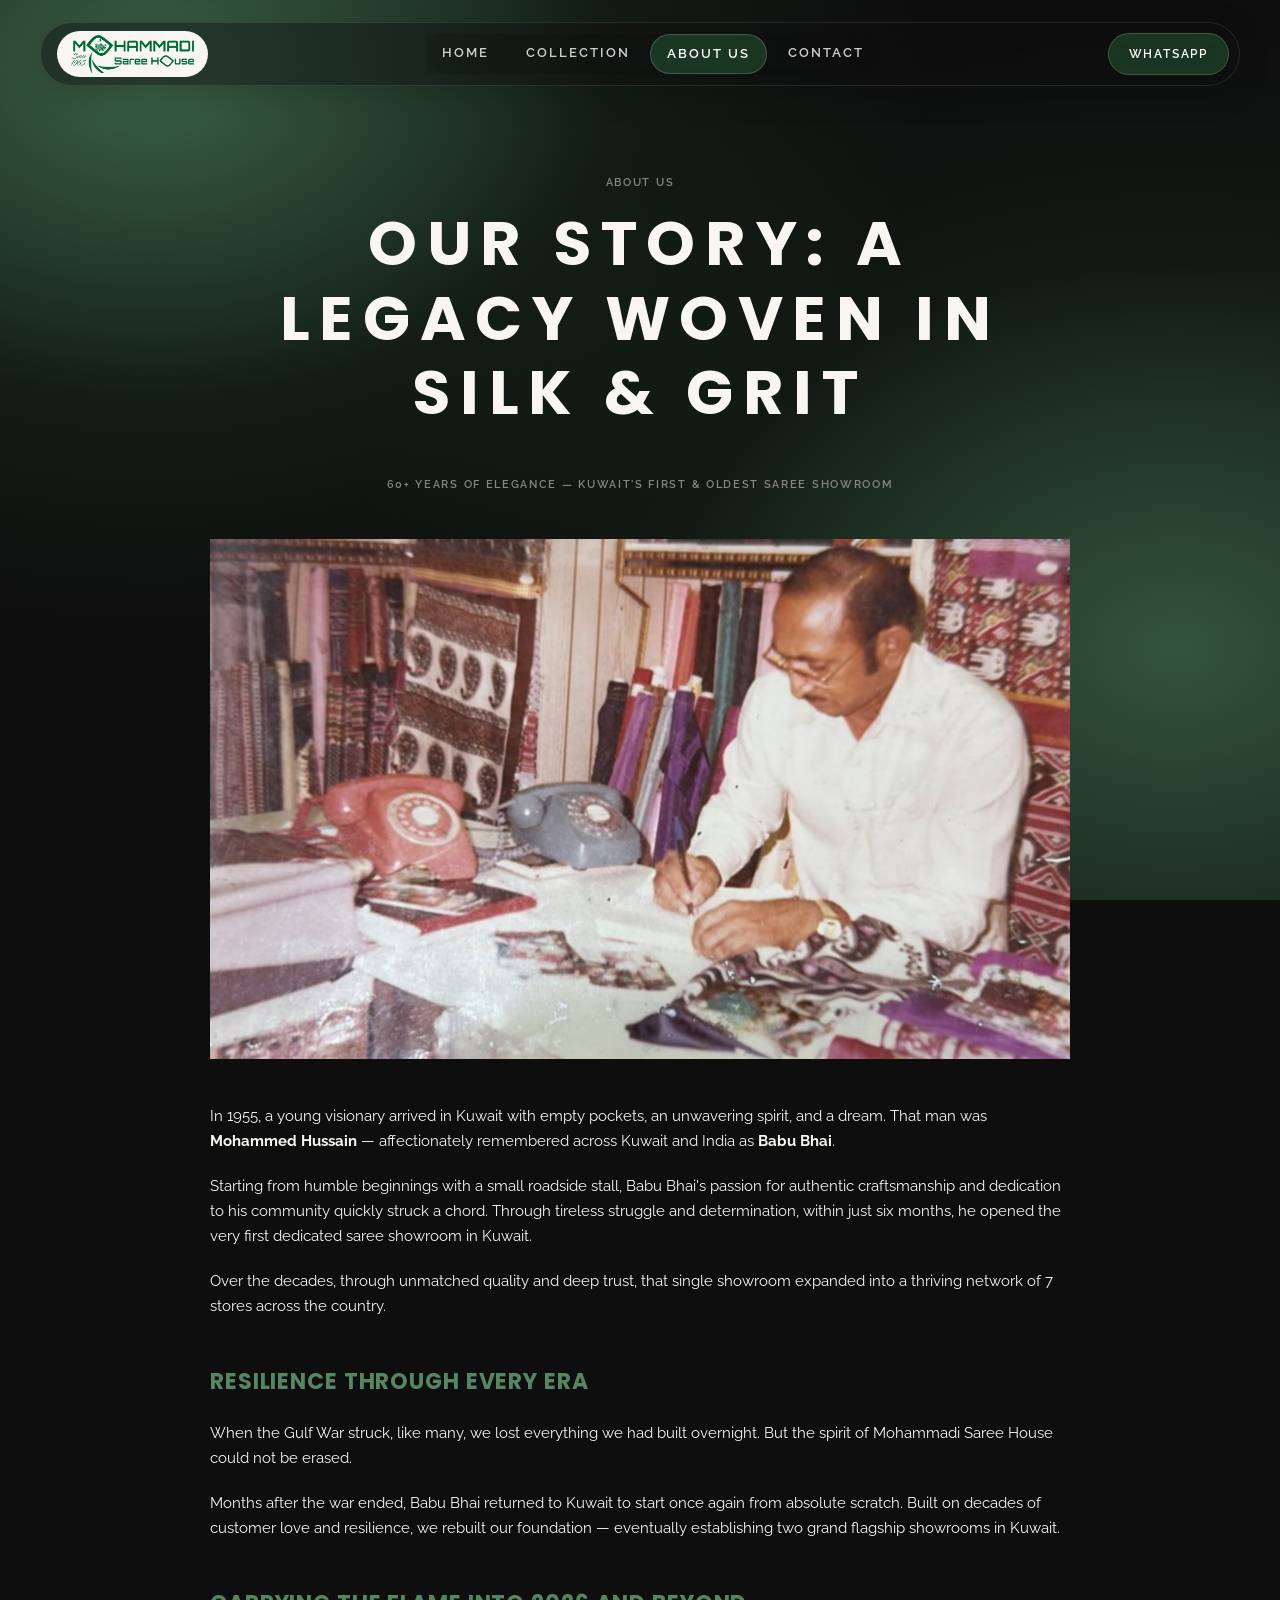
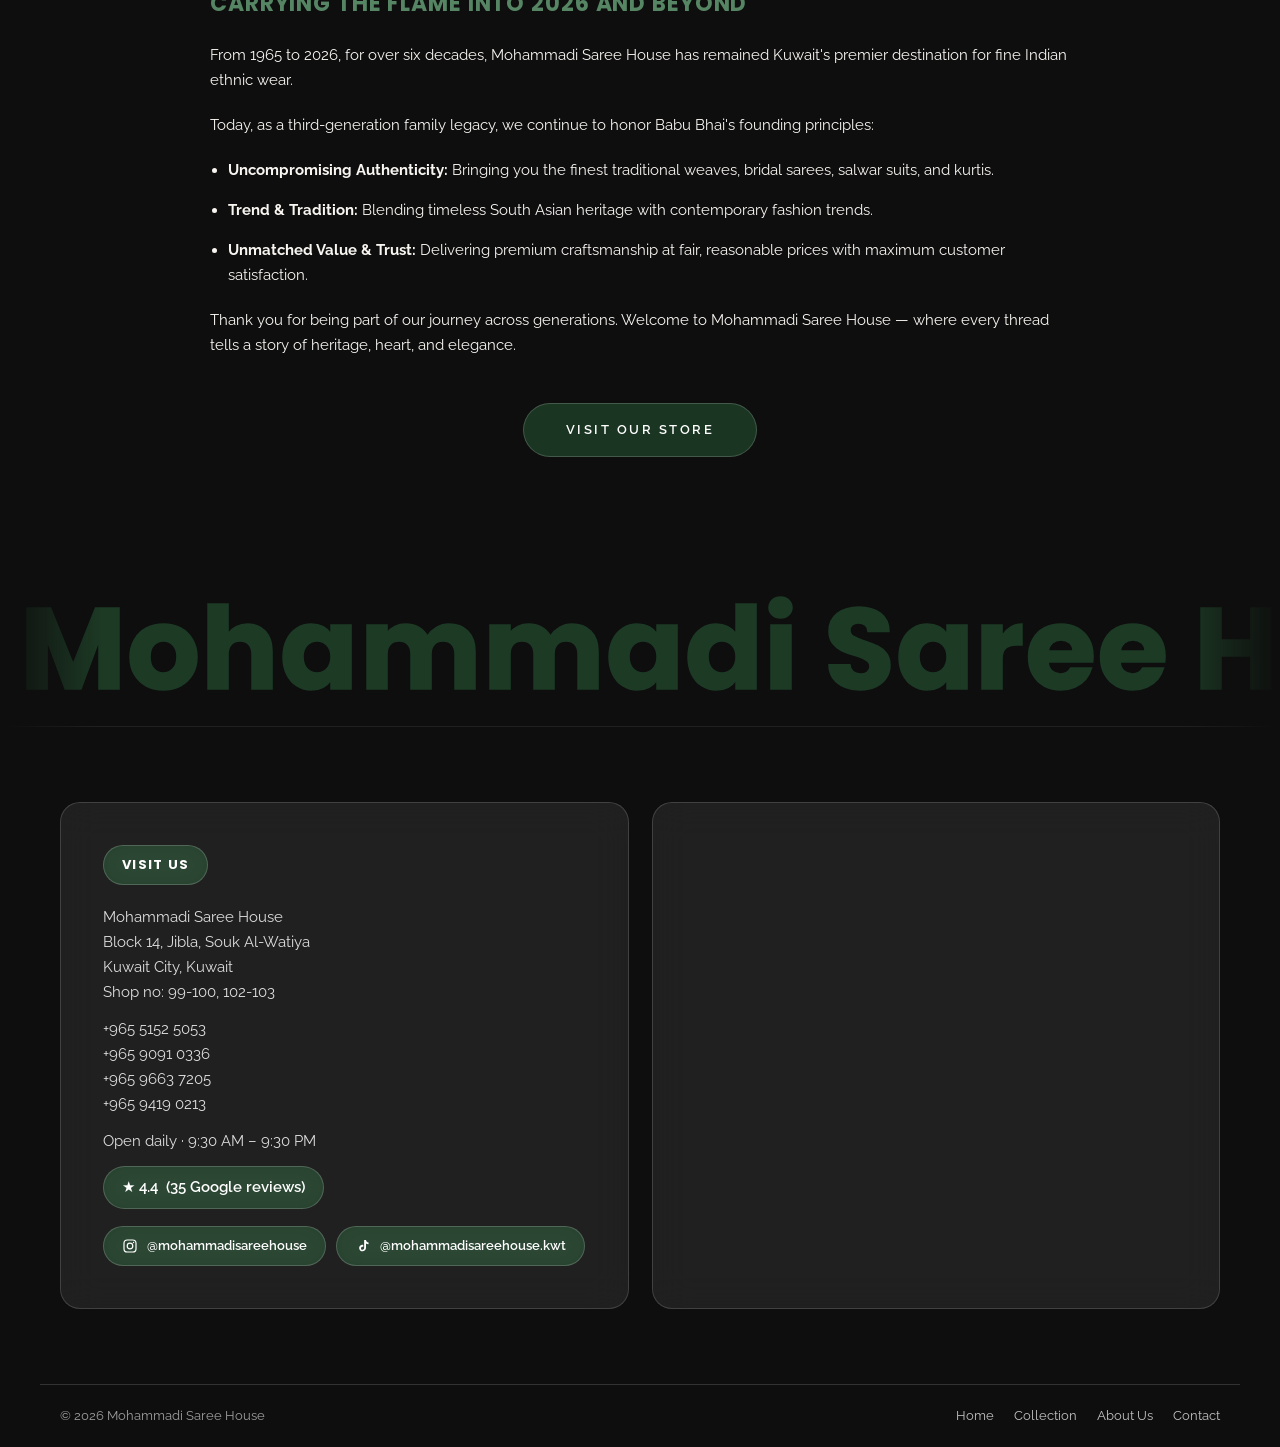
<file: about.html>
<!DOCTYPE html>
<html lang="en">
<head>
<meta charset="UTF-8">
<meta name="viewport" content="width=device-width, initial-scale=1.0">
<title>Our Story | Mohammadi Saree House — Since 1965</title>
<meta name="description" content="The story of Mohammadi Saree House, Kuwait — from Babu Bhai's first roadside stall to Kuwait's premier destination for fine Indian ethnic wear.">
<link rel="icon" href="assets/logo/mohammadi-logo.png">
<link rel="preconnect" href="https://fonts.googleapis.com">
<link rel="preconnect" href="https://fonts.gstatic.com" crossorigin>
<link href="https://fonts.googleapis.com/css2?family=Poppins:wght@500;600;700&family=Raleway:wght@400;600;700&display=swap" rel="stylesheet">
<link rel="stylesheet" href="css/variables.css">
<link rel="stylesheet" href="css/main.css">
</head>
<body>

<header class="nav">
  <div class="nav__inner">
    <a href="index.html#top" class="nav__logo">
      <img src="assets/logo/mohammadi-logo-nav.png" alt="Mohammadi Saree House">
    </a>
    <nav class="nav__links" id="navLinks">
      <a href="index.html#top">Home</a>
      <a href="index.html#collection">Collection</a>
      <a href="about.html" class="is-active">About Us</a>
      <a href="index.html#contact">Contact</a>
    </nav>
    <button class="nav__toggle" id="navToggle" aria-label="Open menu" aria-expanded="false" aria-controls="navLinks">
      <svg viewBox="0 0 24 24" fill="none" aria-hidden="true">
        <path d="M4 7h16M4 12h16M4 17h16" stroke="currentColor" stroke-width="2" stroke-linecap="round"/>
      </svg>
    </button>
    <a href="https://wa.me/96551525053" class="nav__whatsapp" target="_blank" rel="noopener">WhatsApp</a>
  </div>
</header>

<main class="story">
  <div class="story__header">
    <p class="eyebrow">About Us</p>
    <h1 class="section-heading">Our Story: A Legacy Woven in Silk &amp; Grit</h1>
    <p class="eyebrow">60+ Years of Elegance &mdash; Kuwait's First &amp; Oldest Saree Showroom</p>
  </div>

  <div class="story__image">
    <img src="assets/images/about-founder.jpg" loading="lazy" alt="Babu Bhai, founder of Mohammadi Saree House, at work in the original showroom">
  </div>

  <div class="story__body">
    <p>In 1955, a young visionary arrived in Kuwait with empty pockets, an unwavering spirit, and a dream. That man was <strong>Mohammed Hussain</strong> &mdash; affectionately remembered across Kuwait and India as <strong>Babu Bhai</strong>.</p>
    <p>Starting from humble beginnings with a small roadside stall, Babu Bhai's passion for authentic craftsmanship and dedication to his community quickly struck a chord. Through tireless struggle and determination, within just six months, he opened the very first dedicated saree showroom in Kuwait.</p>
    <p>Over the decades, through unmatched quality and deep trust, that single showroom expanded into a thriving network of 7 stores across the country.</p>

    <h3>Resilience Through Every Era</h3>
    <p>When the Gulf War struck, like many, we lost everything we had built overnight. But the spirit of Mohammadi Saree House could not be erased.</p>
    <p>Months after the war ended, Babu Bhai returned to Kuwait to start once again from absolute scratch. Built on decades of customer love and resilience, we rebuilt our foundation &mdash; eventually establishing two grand flagship showrooms in Kuwait.</p>

    <h3>Carrying the Flame into 2026 and Beyond</h3>
    <p>From 1965 to 2026, for over six decades, Mohammadi Saree House has remained Kuwait's premier destination for fine Indian ethnic wear.</p>
    <p>Today, as a third-generation family legacy, we continue to honor Babu Bhai's founding principles:</p>
    <ul>
      <li><strong>Uncompromising Authenticity:</strong> Bringing you the finest traditional weaves, bridal sarees, salwar suits, and kurtis.</li>
      <li><strong>Trend &amp; Tradition:</strong> Blending timeless South Asian heritage with contemporary fashion trends.</li>
      <li><strong>Unmatched Value &amp; Trust:</strong> Delivering premium craftsmanship at fair, reasonable prices with maximum customer satisfaction.</li>
    </ul>
    <p>Thank you for being part of our journey across generations. Welcome to Mohammadi Saree House &mdash; where every thread tells a story of heritage, heart, and elegance.</p>
  </div>

  <div class="story__cta">
    <a href="index.html#contact" class="btn btn--filled">Visit Our Store</a>
  </div>
</main>

<footer id="contact" class="footer">
  <div class="marquee" aria-hidden="true">
    <div class="marquee__track">
      <span>Mohammadi Saree House</span><span>Mohammadi Saree House</span><span>Mohammadi Saree House</span><span>Mohammadi Saree House</span><span>Mohammadi Saree House</span><span>Mohammadi Saree House</span>
      <span>Mohammadi Saree House</span><span>Mohammadi Saree House</span><span>Mohammadi Saree House</span><span>Mohammadi Saree House</span><span>Mohammadi Saree House</span><span>Mohammadi Saree House</span>
    </div>
  </div>
  <div class="footer__inner">
    <div class="footer__col">
      <h3 class="footer__heading">Visit Us</h3>
      <p>Mohammadi Saree House<br>Block 14, Jibla, Souk Al-Watiya<br>Kuwait City, Kuwait<br>Shop no: 99-100, 102-103</p>
      <p>
        <a href="tel:+96551525053">+965 5152 5053</a><br>
        <a href="tel:+96590910336">+965 9091 0336</a><br>
        <a href="tel:+96596637205">+965 9663 7205</a><br>
        <a href="tel:+96594190213">+965 9419 0213</a>
      </p>
      <p class="footer__hours">Open daily &middot; 9:30 AM &ndash; 9:30 PM</p>
      <a class="footer__rating" href="https://g.page/r/Cf3tBVJP-BKAEBM/review" target="_blank" rel="noopener">&#9733; 4.4 &nbsp;(35 Google reviews)</a>
      <div class="footer__social">
        <a class="footer__social-link" href="https://www.instagram.com/mohammadisareehouse" target="_blank" rel="noopener">
          <svg class="footer__social-icon" viewBox="0 0 24 24" fill="none" aria-hidden="true">
            <rect x="3" y="3" width="18" height="18" rx="5" stroke="currentColor" stroke-width="1.8"/>
            <circle cx="12" cy="12" r="4.2" stroke="currentColor" stroke-width="1.8"/>
            <circle cx="17.3" cy="6.7" r="1.1" fill="currentColor"/>
          </svg>
          <span>@mohammadisareehouse</span>
        </a>
        <a class="footer__social-link" href="https://www.tiktok.com/@mohammadisareehouse.kwt" target="_blank" rel="noopener">
          <svg class="footer__social-icon" viewBox="0 0 24 24" fill="none" aria-hidden="true">
            <path d="M16.5 3c.3 2.1 1.6 3.6 3.8 3.8v2.7c-1.4.1-2.7-.3-3.8-1.1v6.4c0 3.1-2.5 5.2-5.3 5.2-1.3 0-2.6-.5-3.5-1.4-1.9-1.8-2-4.9-.1-6.8 1.3-1.3 3.1-1.8 4.8-1.4v2.8c-.4-.1-.9-.2-1.4-.1-1.1.2-1.9 1.1-2 2.1-.1 1.3.9 2.4 2.1 2.5 1.3.1 2.5-.9 2.6-2.2V3h2.8z" fill="currentColor"/>
          </svg>
          <span>@mohammadisareehouse.kwt</span>
        </a>
      </div>
    </div>
    <div class="footer__col footer__map">
      <iframe
        title="Mohammadi Saree House location"
        src="https://www.google.com/maps?q=Mohammadi+saree+house,Block+14+Jibla,Kuwait+City&output=embed"
        width="100%" height="280" style="border:0" allowfullscreen loading="lazy"
        referrerpolicy="no-referrer-when-downgrade">
      </iframe>
    </div>
  </div>
  <div class="footer__bottom">
    <span>&copy; 2026 Mohammadi Saree House</span>
    <nav class="footer__nav">
      <a href="index.html#top">Home</a>
      <a href="index.html#collection">Collection</a>
      <a href="about.html">About Us</a>
      <a href="index.html#contact">Contact</a>
    </nav>
  </div>
</footer>

<script src="js/main.js"></script>
</body>
</html>
</file>
<file: css/variables.css>
:root {
  /* Brand colors — swapped from the HNST reference system to Mohammadi Saree House's
     actual brand green, sampled from the logo (#2c673d) */
  --color-brand-green: #2c673d;
  --color-brand-green-light: #568564; /* hover / secondary accent */
  --color-brand-green-dark: #235231;  /* pressed / high-contrast on light */

  /* Neutrals — kept from the reference system */
  --color-linen: #ffffff;
  --color-raw-silk: #f9f6f2;
  --color-sand-plaster: #eee5d9;
  --color-charcoal-ink: #0e0e0e;
  --color-stone: #868686;
  --color-ash: #b7b7b7;
  --color-frost: #d7d7d7;
  --color-surface-dark: #1a1a1a; /* card/tile surfaces, one step up from the page's near-black canvas */
  --color-border-dark: rgba(255, 255, 255, 0.12);

  /* Typography */
  --font-raleway: 'Raleway', ui-sans-serif, system-ui, -apple-system, BlinkMacSystemFont, "Segoe UI", Roboto, sans-serif;
  --font-poppins: 'Poppins', ui-sans-serif, system-ui, -apple-system, BlinkMacSystemFont, "Segoe UI", Roboto, sans-serif;

  --text-caption: 11px;
  --leading-caption: 1.25;
  --tracking-caption: 1.69px;

  --text-heading-sm: 20px;
  --leading-heading-sm: 1.2;
  --tracking-heading-sm: 1.82px;

  --text-display: 62px;
  --leading-display: 1.15;
  --tracking-display: 9.55px;

  --font-weight-regular: 400;
  --font-weight-medium: 500;
  --font-weight-semibold: 600;
  --font-weight-bold: 700;

  /* Spacing */
  --spacing-4: 4px;
  --spacing-5: 5px;
  --spacing-9: 9px;
  --spacing-10: 10px;
  --spacing-12: 12px;
  --spacing-15: 15px;
  --spacing-20: 20px;
  --spacing-23: 23px;
  --spacing-40: 40px;
  --spacing-42: 42px;
  --spacing-45: 45px;
  --spacing-75: 75px;
  --spacing-114: 114px;
  --spacing-170: 170px;
  --spacing-185: 185px;

  /* Layout */
  --page-max-width: 1200px;
  --card-padding: 42px;
  --element-gap: 15px;

  /* Border radius */
  --radius-cards: 0px;
  --radius-pills: 9999px;
  --radius-badges: 0px;
  --radius-buttons: 9999px;
}
</file>
<file: css/main.css>
* { box-sizing: border-box; margin: 0; padding: 0; }

html { scroll-behavior: smooth; }

body {
  background:
    radial-gradient(ellipse 700px 500px at 12% 8%, rgba(86, 133, 100, 0.55), transparent 65%),
    radial-gradient(ellipse 1100px 800px at 12% 8%, rgba(44, 103, 61, 0.4), transparent 70%),
    radial-gradient(ellipse 800px 600px at 92% 72%, rgba(86, 133, 100, 0.45), transparent 65%),
    radial-gradient(ellipse 1200px 900px at 92% 72%, rgba(44, 103, 61, 0.32), transparent 70%),
    var(--color-charcoal-ink);
  background-attachment: fixed, fixed, fixed, fixed, fixed;
  color: var(--color-raw-silk);
  font-family: var(--font-raleway);
  font-size: 15px;
  line-height: 1.67;
}

a { color: inherit; text-decoration: none; }
img { display: block; max-width: 100%; }

.eyebrow {
  font-family: var(--font-raleway);
  font-weight: var(--font-weight-semibold);
  font-size: var(--text-caption);
  letter-spacing: var(--tracking-caption);
  text-transform: uppercase;
  color: var(--color-stone);
  margin-bottom: var(--spacing-15);
}

.section-heading {
  font-family: var(--font-poppins);
  font-weight: var(--font-weight-bold);
  font-size: 40px;
  letter-spacing: 0.08em;
  line-height: 1.2;
  text-transform: uppercase;
  text-align: center;
  margin-bottom: var(--spacing-45);
}
.section-heading em {
  font-style: italic;
  font-family: Georgia, 'Times New Roman', serif;
  text-transform: none;
  letter-spacing: 0;
  color: var(--color-brand-green-light);
}
.section-heading--left { text-align: left; }

@media (min-width: 900px) {
  .section-heading { font-size: var(--text-display); letter-spacing: var(--tracking-display); }
}

/* Buttons */
.btn {
  display: inline-block;
  font-family: var(--font-raleway);
  font-weight: var(--font-weight-semibold);
  font-size: 13px;
  letter-spacing: 0.192em;
  text-transform: uppercase;
  padding: 15px 42px;
  border-radius: var(--radius-buttons);
  backdrop-filter: blur(14px);
  -webkit-backdrop-filter: blur(14px);
  transition: background 0.2s ease, color 0.2s ease, border-color 0.2s ease;
}
.btn--filled {
  background: rgba(44, 103, 61, 0.45);
  border: 1px solid rgba(255, 255, 255, 0.18);
  color: var(--color-linen);
}
.btn--filled:hover { background: rgba(86, 133, 100, 0.55); }
.btn--ghost {
  background: rgba(44, 103, 61, 0.25);
  color: var(--color-linen);
  border: 1px solid rgba(255, 255, 255, 0.35);
}
.btn--ghost:hover { background: rgba(86, 133, 100, 0.55); border-color: rgba(255, 255, 255, 0.5); }

/* Intro — 3D grid-reveal sequence, plays once per session before the site */
body.intro-active { overflow: hidden; height: 100vh; }

.intro {
  position: fixed;
  inset: 0;
  z-index: 999;
  background: var(--color-charcoal-ink);
  display: flex;
  align-items: center;
  justify-content: center;
  perspective: 1400px;
  transition: opacity 0.7s ease, visibility 0.7s ease;
}
.intro.intro--hidden { opacity: 0; visibility: hidden; pointer-events: none; }

.intro__grid {
  display: grid;
  grid-template-columns: repeat(3, minmax(70px, 110px));
  grid-template-rows: repeat(3, minmax(70px, 110px));
  gap: 8px;
  transform-style: preserve-3d;
}
@media (min-width: 600px) {
  .intro__grid { grid-template-columns: repeat(3, 150px); grid-template-rows: repeat(3, 150px); gap: 12px; }
}

.intro__tile {
  overflow: hidden;
  background: var(--color-surface-dark);
  opacity: 0;
  transform: rotateY(-100deg) translateZ(-260px) scale(0.6);
  animation: tileIn 0.75s cubic-bezier(.2,.8,.2,1) forwards;
  animation-delay: calc(var(--i, 0) * 90ms);
}
.intro__tile img { width: 100%; height: 100%; object-fit: cover; }
.intro__tile--logo { background: var(--color-raw-silk); display: flex; align-items: center; justify-content: center; }
.intro__tile--logo img { width: 70%; height: 70%; object-fit: contain; }

@keyframes tileIn {
  to { opacity: 1; transform: rotateY(0deg) translateZ(0) scale(1); }
}

.intro--exit .intro__grid {
  transition: transform 0.7s cubic-bezier(.5,0,.75,0), opacity 0.6s ease;
  transform: translateZ(900px) scale(1.4);
  opacity: 0;
}

@media (prefers-reduced-motion: reduce) {
  .intro__tile { animation: none; opacity: 1; transform: none; }
  .intro--exit .intro__grid { transition: opacity 0.3s ease; transform: none; }
}

/* Nav — floating glass pill, overlays content instead of pushing it down */
.nav {
  position: fixed;
  top: 14px;
  left: 50%;
  transform: translateX(-50%);
  width: calc(100% - 28px);
  max-width: var(--page-max-width);
  z-index: 100;
}
@media (min-width: 768px) {
  .nav { top: 22px; width: calc(100% - 48px); }
}

.nav__inner {
  background: rgba(14, 14, 14, 0.45);
  backdrop-filter: blur(20px);
  -webkit-backdrop-filter: blur(20px);
  border: 1px solid rgba(255, 255, 255, 0.1);
  border-radius: 9999px;
  box-shadow: 0 8px 32px rgba(0, 0, 0, 0.18);
  padding: 8px 10px 8px 16px;
  display: flex;
  align-items: center;
  justify-content: space-between;
  gap: var(--spacing-15);
}

.nav__logo {
  background: var(--color-raw-silk);
  border-radius: 9999px;
  padding: 4px 14px;
  display: flex;
  align-items: center;
}
.nav__logo img { height: 38px; width: auto; }

/* Mobile: links live in a dropdown panel toggled by the hamburger button */
.nav__links {
  display: none;
  flex-direction: column;
  gap: 4px;
  position: absolute;
  top: calc(100% + 10px);
  left: 0;
  right: 0;
  padding: 10px;
  background: rgba(14, 14, 14, 0.75);
  backdrop-filter: blur(20px);
  -webkit-backdrop-filter: blur(20px);
  border: 1px solid rgba(255, 255, 255, 0.12);
  border-radius: 20px;
}
.nav__links.is-open { display: flex; }
.nav__links a {
  font-weight: var(--font-weight-semibold);
  font-size: 13px;
  letter-spacing: 0.15em;
  text-transform: uppercase;
  text-align: center;
  color: rgba(255, 255, 255, 0.8);
  padding: 13px 16px;
  border-radius: var(--radius-pills);
  transition: background 0.25s ease, color 0.25s ease;
}
.nav__links a:hover { color: var(--color-linen); }
.nav__links a.is-active {
  background: rgba(44, 103, 61, 0.45);
  backdrop-filter: blur(14px);
  -webkit-backdrop-filter: blur(14px);
  border: 1px solid rgba(255, 255, 255, 0.18);
  color: var(--color-linen);
}
.nav__links a.is-active:hover { color: var(--color-linen); }

.nav__toggle {
  display: flex;
  align-items: center;
  justify-content: center;
  width: 38px;
  height: 38px;
  background: transparent;
  border: 1px solid rgba(255, 255, 255, 0.18);
  border-radius: 9999px;
  color: var(--color-linen);
  cursor: pointer;
  flex-shrink: 0;
}
.nav__toggle svg { width: 18px; height: 18px; }

.nav__whatsapp {
  background: rgba(44, 103, 61, 0.45);
  backdrop-filter: blur(14px);
  -webkit-backdrop-filter: blur(14px);
  border: 1px solid rgba(255, 255, 255, 0.18);
  color: var(--color-linen);
  font-size: 12px;
  font-weight: var(--font-weight-semibold);
  letter-spacing: 0.15em;
  text-transform: uppercase;
  padding: 10px 20px;
  border-radius: var(--radius-pills);
  white-space: nowrap;
  margin-left: var(--spacing-10);
}
.nav__whatsapp:hover { background: rgba(86, 133, 100, 0.55); }

/* Desktop: toggle hidden, links sit inline in the pill */
@media (min-width: 768px) {
  .nav__toggle { display: none; }
  .nav__links {
    display: flex;
    flex-direction: row;
    position: static;
    gap: var(--spacing-5);
    padding: 0;
    background: none;
    border: none;
    border-radius: 0;
    white-space: nowrap;
  }
  .nav__links a { padding: 8px 16px; text-align: left; }
}

/* Anchor targets need top clearance so the floating nav doesn't cover them on jump */
#collection, #about, #contact { scroll-margin-top: 100px; }

/* Hero */
.hero {
  position: relative;
  min-height: 92vh;
  display: flex;
  align-items: center;
  justify-content: center;
  overflow: hidden;
  background: var(--color-charcoal-ink);
}
.hero__video {
  position: absolute;
  inset: 0;
  width: 100%;
  height: 100%;
  object-fit: cover;
  opacity: 0.55;
}
.hero__overlay {
  position: relative;
  z-index: 2;
  text-align: center;
  color: var(--color-linen);
  padding: 0 var(--spacing-20);
  text-shadow: 0 1px 3px rgba(0, 0, 0, 0.65), 0 6px 20px rgba(0, 0, 0, 0.4);
}
.hero__overlay .eyebrow { color: var(--color-ash); }
.hero__word {
  font-family: var(--font-poppins);
  font-weight: var(--font-weight-bold);
  font-size: clamp(28px, 11.5vw, 70px);
  line-height: 0.95;
  letter-spacing: 0.02em;
  margin-bottom: var(--spacing-20);
}
@media (min-width: 768px) {
  .hero__word { font-size: 110px; }
}
.hero__tagline {
  font-family: var(--font-poppins);
  font-size: var(--text-heading-sm);
  letter-spacing: var(--tracking-heading-sm);
  text-transform: uppercase;
  margin-bottom: var(--spacing-40);
}
/* Collection grid */
.collection {
  max-width: var(--page-max-width);
  margin: 0 auto;
  padding: var(--spacing-114) var(--spacing-20);
}
/* Collection carousel — auto-advancing "shelf" of product cards, with
   manual prev/next arrows. JS swaps which cards are in the track (rather
   than sliding), so the track is just a grid: 2 columns x 3 rows (6 cards)
   on mobile for a bigger per-card size, 4 across in a single row on desktop. */
.collection__carousel {
  position: relative;
}
.collection__viewport {
  perspective: 1000px;
}
.collection__track {
  display: grid;
  grid-template-columns: repeat(2, 1fr);
  gap: var(--spacing-10);
  opacity: 1;
  transition: opacity 0.25s ease;
}
.collection__track.is-swapping {
  opacity: 0;
}
@media (min-width: 768px) {
  .collection__track {
    grid-template-columns: repeat(4, 1fr);
    gap: var(--spacing-20);
  }
}
@media (prefers-reduced-motion: reduce) {
  .collection__track { transition: none; }
}

.carousel__arrow {
  position: absolute;
  top: 50%;
  transform: translateY(-50%);
  z-index: 5;
  display: flex;
  align-items: center;
  justify-content: center;
  width: 42px;
  height: 42px;
  background: rgba(14, 14, 14, 0.5);
  backdrop-filter: blur(14px);
  -webkit-backdrop-filter: blur(14px);
  border: 1px solid rgba(255, 255, 255, 0.18);
  border-radius: 9999px;
  color: var(--color-linen);
  cursor: pointer;
  transition: background 0.2s ease, border-color 0.2s ease;
}
.carousel__arrow:hover { background: rgba(44, 103, 61, 0.55); border-color: rgba(255, 255, 255, 0.4); }
.carousel__arrow svg { width: 18px; height: 18px; }
.carousel__arrow--prev { left: 8px; }
.carousel__arrow--next { right: 8px; }

.product-card {
  position: relative;
  background: var(--color-surface-dark);
  border: 1px solid var(--color-border-dark);
  border-radius: var(--radius-cards);
  overflow: hidden;
  aspect-ratio: 3 / 4;
  transform-style: preserve-3d;
  transition: transform 0.15s ease-out, box-shadow 0.15s ease-out;
  will-change: transform;
}
.product-card.is-tilting { transition: transform 0.05s linear; }
.product-card:hover { box-shadow: 0 20px 40px rgba(44, 103, 61, 0.35); }
.product-card img,
.product-card video,
.product-card iframe.stream-embed {
  display: block;
  width: 100%;
  height: 100%;
  border: none;
  object-fit: cover;
  object-position: top;
  transition: transform 0.4s ease;
  transform: translateZ(0);
}
.product-card img {
  cursor: zoom-in;
  -webkit-touch-callout: none;
  -webkit-user-select: none;
  user-select: none;
}
.product-card:hover img,
.product-card:hover video,
.product-card:hover iframe.stream-embed { transform: translateZ(24px) scale(1.04); }

.product-card__chip {
  position: absolute;
  left: 10px;
  right: 10px;
  bottom: 10px;
  display: flex;
  align-items: center;
  justify-content: center;
  padding: 10px 14px;
  background: rgba(14, 14, 14, 0.4);
  backdrop-filter: blur(14px);
  -webkit-backdrop-filter: blur(14px);
  border: 1px solid rgba(255, 255, 255, 0.15);
  border-radius: 9999px;
  color: var(--color-linen);
  font-size: 11px;
  font-weight: var(--font-weight-semibold);
  letter-spacing: 0.15em;
  text-transform: uppercase;
  opacity: 0;
  transform: translateY(8px);
  transition: opacity 0.25s ease, transform 0.25s ease;
}
.product-card:hover .product-card__chip,
.product-card:focus-within .product-card__chip {
  opacity: 1;
  transform: translateY(0);
}
/* Touch devices have no hover — show the chip by default instead of hiding it unreachably */
@media (hover: none) {
  .product-card__chip { opacity: 1; transform: translateY(0); }
}

.collection__cta { text-align: center; margin-top: var(--spacing-75); }

/* About */
.about {
  max-width: var(--page-max-width);
  margin: 0 auto;
  padding: var(--spacing-75) var(--spacing-20) var(--spacing-114);
  display: grid;
  gap: var(--spacing-45);
}
@media (min-width: 900px) {
  .about { grid-template-columns: 1.1fr 0.9fr; align-items: center; }
}
.about__image { min-height: 420px; }
.about__image img { width: 100%; height: 100%; object-fit: cover; object-position: top center; }

/* Story (About Us page) */
.story {
  max-width: 900px;
  margin: 0 auto;
  padding: calc(var(--spacing-114) + 60px) var(--spacing-20) var(--spacing-114);
}
.story__header { text-align: center; margin-bottom: var(--spacing-45); }
.story__image { margin-bottom: var(--spacing-45); border-radius: var(--radius-cards); overflow: hidden; }
.story__image img { width: 100%; max-height: 520px; object-fit: cover; }
.story__body h3 {
  font-family: var(--font-poppins);
  font-weight: var(--font-weight-bold);
  font-size: 22px;
  letter-spacing: 0.04em;
  text-transform: uppercase;
  color: var(--color-brand-green-light);
  margin: var(--spacing-45) 0 var(--spacing-20);
}
.story__body p { margin-bottom: var(--spacing-20); color: var(--color-raw-silk); }
.story__body ul { margin: 0 0 var(--spacing-20); padding-left: 1.2em; }
.story__body li { margin-bottom: var(--spacing-15); color: var(--color-raw-silk); }
.story__cta { text-align: center; margin-top: var(--spacing-45); }

/* Lightbox — full-size product photo on tap/click, closes on any tap */
.lightbox {
  position: fixed;
  inset: 0;
  z-index: 1000;
  display: flex;
  align-items: center;
  justify-content: center;
  padding: var(--spacing-20);
  background: rgba(0, 0, 0, 0.88);
  cursor: zoom-out;
}
.lightbox[hidden] { display: none; }
.lightbox__image {
  max-width: 100%;
  max-height: 100%;
  object-fit: contain;
  border-radius: var(--radius-cards);
}
.about__text p { margin-bottom: var(--spacing-23); color: var(--color-raw-silk); }

/* Marquee — continuous scrolling brand-name band above the footer */
.marquee {
  position: relative;
  overflow: hidden;
  white-space: nowrap;
  padding: var(--spacing-20) 0;
  border-bottom: 1px solid rgba(255, 255, 255, 0.08);
  -webkit-mask-image: linear-gradient(to right, transparent, black 8%, black 92%, transparent);
  mask-image: linear-gradient(to right, transparent, black 8%, black 92%, transparent);
}
.marquee__track {
  display: inline-flex;
  align-items: center;
  width: max-content;
  animation: marquee-scroll 22s linear infinite;
}
.marquee__track span {
  flex-shrink: 0;
  padding: 0 var(--spacing-20);
  font-family: var(--font-poppins);
  font-weight: var(--font-weight-bold);
  font-size: clamp(60px, 9vw, 150px);
  line-height: 1;
  letter-spacing: 0.01em;
  color: transparent;
  -webkit-text-stroke: 1.5px rgba(255, 255, 255, 0.28);
}
.marquee__track span:nth-child(odd) {
  color: var(--color-brand-green);
  -webkit-text-stroke: 1.5px var(--color-brand-green);
  opacity: 0.5;
}
@keyframes marquee-scroll {
  from { transform: translateX(0); }
  to { transform: translateX(-50%); }
}
@media (prefers-reduced-motion: reduce) {
  .marquee__track { animation: none; }
}

/* Footer — real imagery behind glass panels, consistent with the nav's glass language */
.footer {
  position: relative;
}
.footer__inner {
  position: relative;
  z-index: 1;
  max-width: var(--page-max-width);
  margin: 0 auto;
  padding: var(--spacing-75) var(--spacing-20);
  display: grid;
  gap: var(--spacing-23);
}
@media (min-width: 900px) {
  .footer__inner { grid-template-columns: 1fr 1fr; }
}
.footer__col {
  background: rgba(255, 255, 255, 0.08);
  backdrop-filter: blur(18px);
  -webkit-backdrop-filter: blur(18px);
  border: 1px solid rgba(255, 255, 255, 0.15);
  border-radius: 20px;
  padding: var(--card-padding);
}
.footer__heading {
  display: inline-block;
  font-family: var(--font-poppins);
  font-size: 13px;
  letter-spacing: 0.1em;
  text-transform: uppercase;
  margin-bottom: var(--spacing-20);
  padding: 8px 18px;
  border-radius: var(--radius-pills);
  background: rgba(44, 103, 61, 0.45);
  backdrop-filter: blur(14px);
  -webkit-backdrop-filter: blur(14px);
  border: 1px solid rgba(255, 255, 255, 0.18);
  color: var(--color-linen);
}
.footer__col p { margin-bottom: var(--spacing-12); color: rgba(255, 255, 255, 0.85); }
.footer__hours { color: rgba(255, 255, 255, 0.55); }

.footer__rating {
  display: inline-block;
  margin-bottom: var(--spacing-12);
  font-weight: var(--font-weight-semibold);
  color: var(--color-linen);
  padding: 8px 18px;
  border-radius: var(--radius-pills);
  background: rgba(44, 103, 61, 0.45);
  backdrop-filter: blur(14px);
  -webkit-backdrop-filter: blur(14px);
  border: 1px solid rgba(255, 255, 255, 0.18);
  transition: background 0.2s ease;
}
.footer__rating:hover { background: rgba(86, 133, 100, 0.55); }

.footer__social { display: flex; flex-wrap: wrap; gap: var(--spacing-10); margin-top: var(--spacing-5); }
.footer__social-link {
  display: inline-flex;
  align-items: center;
  gap: var(--spacing-9);
  font-weight: var(--font-weight-semibold);
  font-size: 13px;
  color: var(--color-linen);
  padding: 8px 18px;
  border-radius: var(--radius-pills);
  background: rgba(44, 103, 61, 0.45);
  backdrop-filter: blur(14px);
  -webkit-backdrop-filter: blur(14px);
  border: 1px solid rgba(255, 255, 255, 0.18);
  transition: background 0.2s ease;
}
.footer__social-link:hover { background: rgba(86, 133, 100, 0.55); }
.footer__social-icon { width: 16px; height: 16px; flex-shrink: 0; }
.footer__map { display: flex; align-items: stretch; }
.footer__map iframe { border: 1px solid rgba(255, 255, 255, 0.2); border-radius: 12px; width: 100%; min-height: 240px; }

.footer__bottom {
  position: relative;
  z-index: 1;
  border-top: 1px solid rgba(255, 255, 255, 0.15);
  max-width: var(--page-max-width);
  margin: 0 auto;
  padding: var(--spacing-20);
  display: flex;
  flex-direction: column;
  gap: var(--spacing-15);
  font-size: 13px;
  color: rgba(255, 255, 255, 0.6);
}
@media (min-width: 768px) {
  .footer__bottom { flex-direction: row; justify-content: space-between; align-items: center; }
}
.footer__nav { display: flex; gap: var(--spacing-20); }
.footer__nav a { color: rgba(255, 255, 255, 0.75); }
.footer__nav a:hover { color: var(--color-brand-green-light); }
</file>
